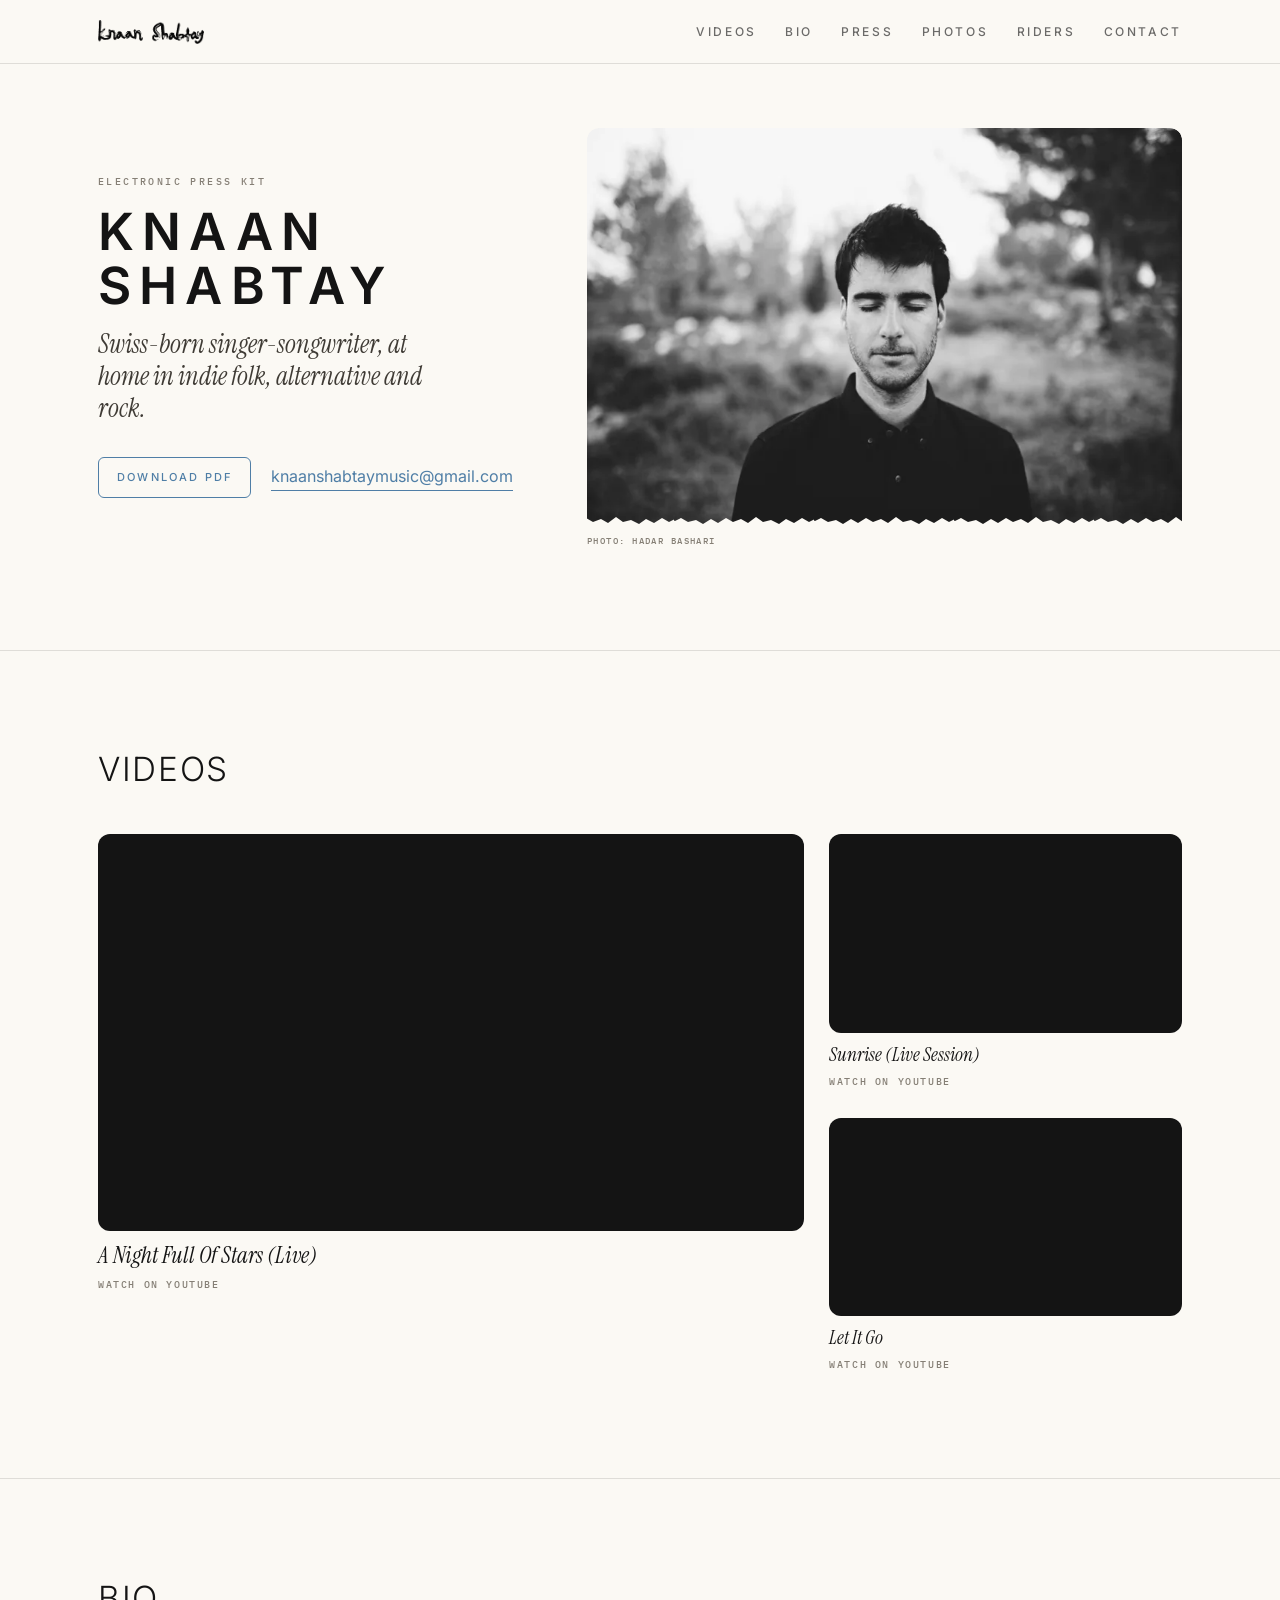
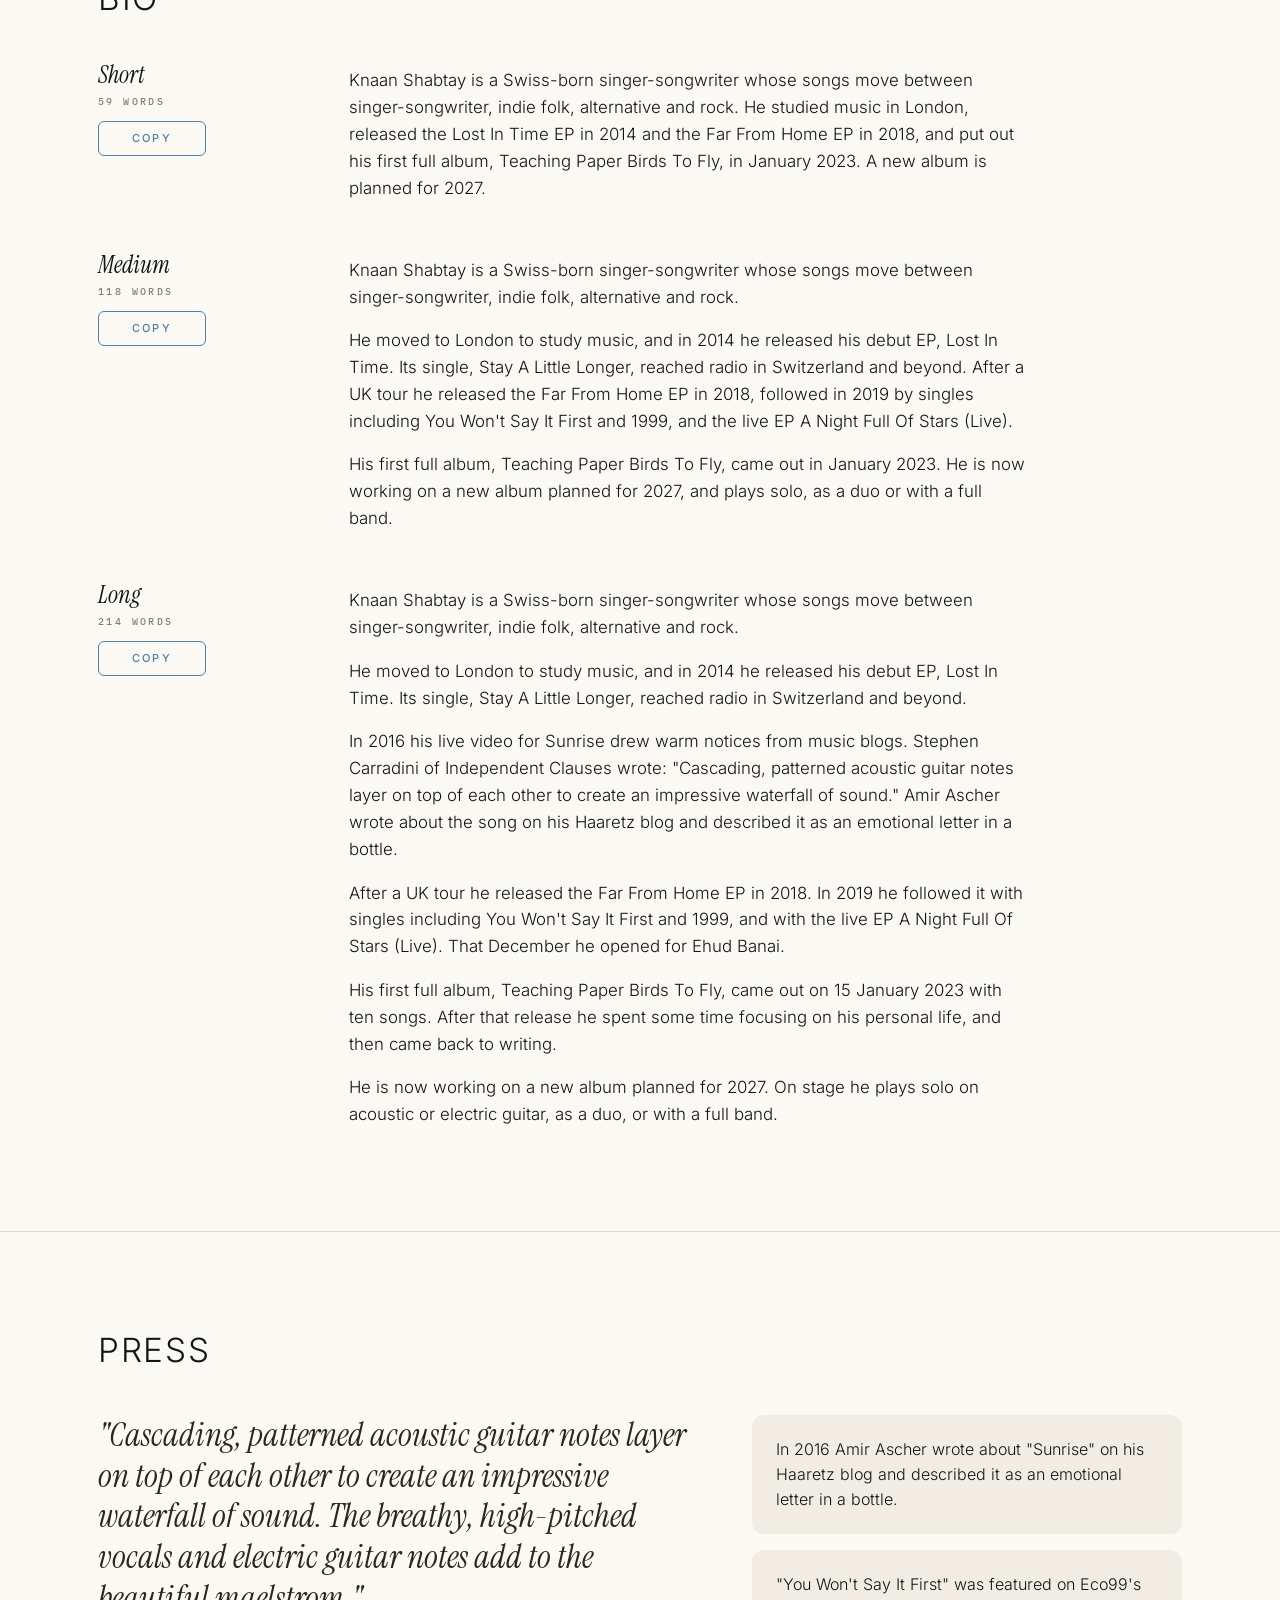
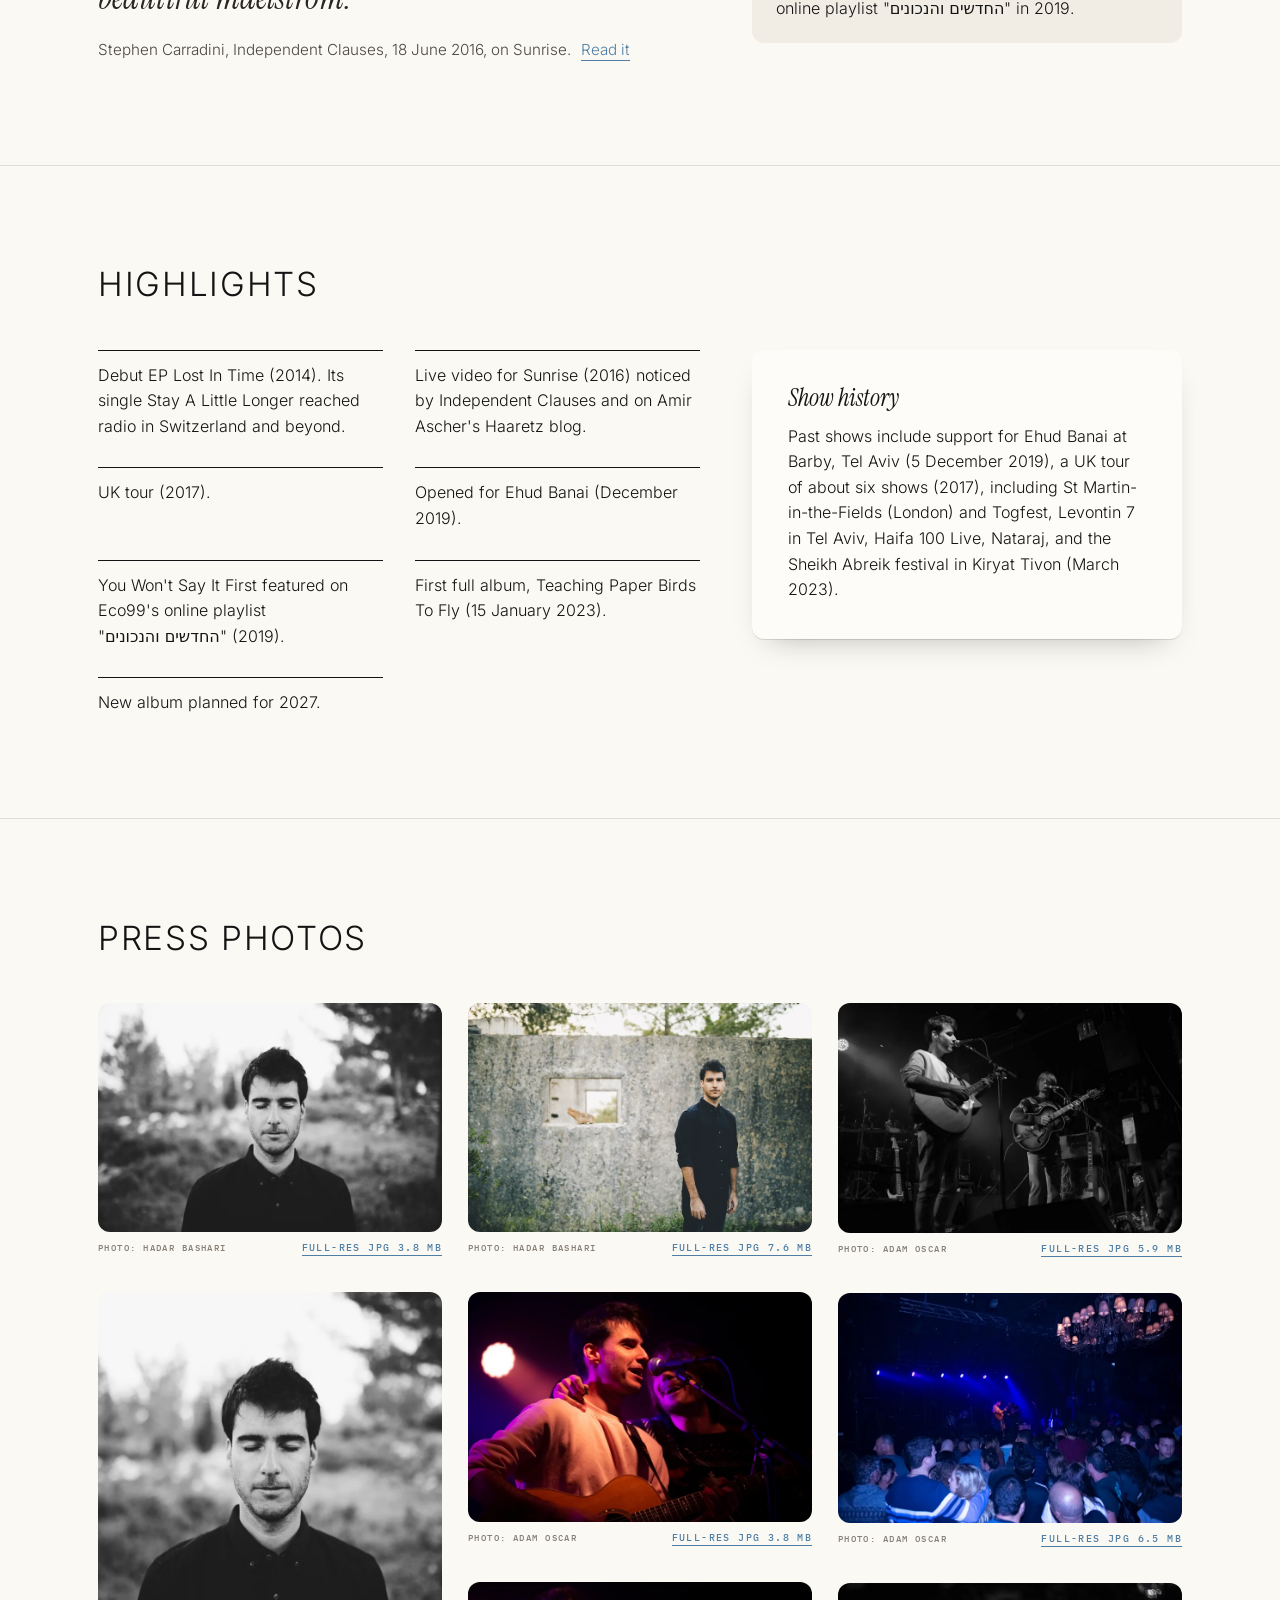
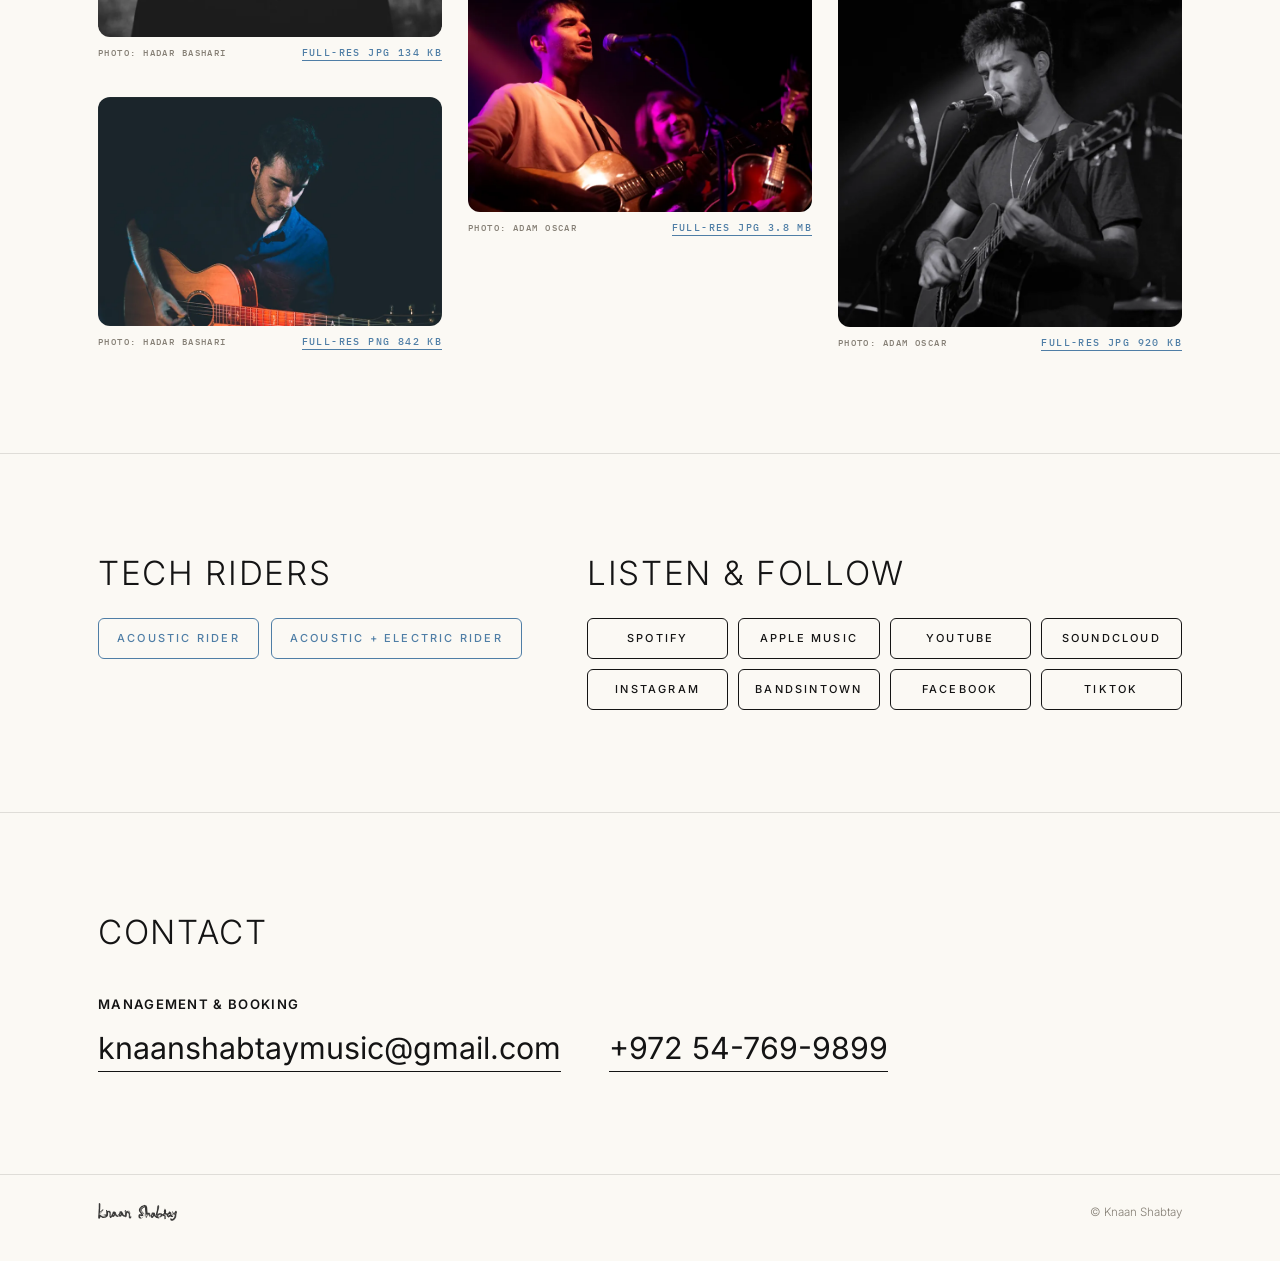
<file: epk/index.html>
<!DOCTYPE html>
<html lang="en">
<head>
<meta charset="UTF-8">
<meta name="viewport" content="width=device-width, initial-scale=1, viewport-fit=cover">
<!-- Hidden page: reachable by direct link only. Not in the menu, footer or sitemap. -->
<meta name="robots" content="noindex,nofollow">
<!-- All copy lives in build/src/epk-copy.json. Edit it there and run build/src/build.py; each block below is a data-slot. -->
<title>Knaan Shabtay | Press kit</title>
<link rel="icon" href="/favicon.ico" sizes="48x48">
<link rel="icon" href="/favicon-192.png" type="image/png" sizes="192x192">
<link rel="apple-touch-icon" href="/apple-touch-icon.png">
<link rel="preload" href="assets/fonts/Inter-var.woff2" as="font" type="font/woff2" crossorigin>
<link rel="stylesheet" href="assets/epk.css">
</head>
<body>
<header class="top"><div class="wrap">
  <a class="mark" href="/" aria-label="Knaan Shabtay home"><img src="assets/img/logo-nav.png" alt="Knaan Shabtay" width="242" height="55"></a>
  <nav aria-label="Press kit"><a href="#videos">Videos</a><a href="#bio">Bio</a><a href="#press">Press</a><a href="#photos">Photos</a><a href="#riders">Riders</a><a href="#contact">Contact</a></nav>
  <a class="pdf" href="assets/download/Knaan-Shabtay-EPK.pdf" download>PDF</a>
</div></header>
<main>
<section class="hero" aria-label="Knaan Shabtay"><div class="wrap">
  <div>
    <p class="kicker">Electronic press kit</p>
    <h1 class="name">Knaan Shabtay</h1>
    <p class="tagline" data-slot="tagline">Swiss-born singer-songwriter, at home in indie folk, alternative and rock.</p>
    <div class="acts"><a class="btn" href="assets/download/Knaan-Shabtay-EPK.pdf" download>Download PDF</a><a class="ulink" href="mailto:knaanshabtaymusic@gmail.com">knaanshabtaymusic@gmail.com</a></div>
  </div>
  <figure><img src="assets/img/press-main-1600.jpg" srcset="assets/img/press-main-800.webp 800w, assets/img/press-main-1600.webp 1600w" sizes="(max-width:900px) 92vw, 640px" width="1600" height="1067" alt="Knaan Shabtay, portrait in black and white" fetchpriority="high"><figcaption class="credit">Photo: Hadar Bashari</figcaption></figure>
</div></section>

<section id="videos" aria-labelledby="h-videos"><div class="wrap"><h2 class="h1" id="h-videos">Videos</h2><div class="vids"><div class="v"><div class="frame"><iframe src="https://www.youtube-nocookie.com/embed/Aynt3WShcuI?rel=0" title="A Night Full Of Stars (Live)" loading="lazy" allow="accelerometer; autoplay; clipboard-write; encrypted-media; gyroscope; picture-in-picture" referrerpolicy="strict-origin-when-cross-origin" allowfullscreen></iframe></div><b>A Night Full Of Stars (Live)</b><a class="watch" href="https://www.youtube.com/watch?v=Aynt3WShcuI" target="_blank" rel="noopener">Watch on YouTube</a></div><div class="v"><div class="frame"><iframe src="https://www.youtube-nocookie.com/embed/sVB3mFmFcq8?rel=0" title="Sunrise (Live Session)" loading="lazy" allow="accelerometer; autoplay; clipboard-write; encrypted-media; gyroscope; picture-in-picture" referrerpolicy="strict-origin-when-cross-origin" allowfullscreen></iframe></div><b>Sunrise (Live Session)</b><a class="watch" href="https://www.youtube.com/watch?v=sVB3mFmFcq8" target="_blank" rel="noopener">Watch on YouTube</a></div>
<!-- BEGIN LET-IT-GO BLOCK (pending Knaan; not in approved copy. Remove via epk-links.json video_let_it_go) -->
<div class="v" data-block="let-it-go"><div class="frame"><iframe src="https://www.youtube-nocookie.com/embed/gvou46aGnG8?rel=0" title="Let It Go" loading="lazy" allow="accelerometer; autoplay; clipboard-write; encrypted-media; gyroscope; picture-in-picture" referrerpolicy="strict-origin-when-cross-origin" allowfullscreen></iframe></div><b>Let It Go</b><a class="watch" href="https://www.youtube.com/watch?v=gvou46aGnG8" target="_blank" rel="noopener">Watch on YouTube</a></div>
<!-- END LET-IT-GO BLOCK -->
</div></div></section>

<section id="bio" aria-labelledby="h-bio"><div class="wrap"><h2 class="h1" id="h-bio">Bio</h2><div class="bios"><article class="bio"><header><span class="lbl">Short</span><span class="kicker">59 words</span><button class="btn copy-btn" type="button" data-copy="bio-short" aria-label="Copy short bio">Copy</button></header><div class="text" data-slot="bio-short"><p>Knaan Shabtay is a Swiss-born singer-songwriter whose songs move between singer-songwriter, indie folk, alternative and rock. He studied music in London, released the Lost In Time EP in 2014 and the Far From Home EP in 2018, and put out his first full album, Teaching Paper Birds To Fly, in January 2023. A new album is planned for 2027.</p></div></article><article class="bio"><header><span class="lbl">Medium</span><span class="kicker">118 words</span><button class="btn copy-btn" type="button" data-copy="bio-medium" aria-label="Copy medium bio">Copy</button></header><div class="text" data-slot="bio-medium"><p>Knaan Shabtay is a Swiss-born singer-songwriter whose songs move between singer-songwriter, indie folk, alternative and rock.</p><p>He moved to London to study music, and in 2014 he released his debut EP, Lost In Time. Its single, Stay A Little Longer, reached radio in Switzerland and beyond. After a UK tour he released the Far From Home EP in 2018, followed in 2019 by singles including You Won't Say It First and 1999, and the live EP A Night Full Of Stars (Live).</p><p>His first full album, Teaching Paper Birds To Fly, came out in January 2023. He is now working on a new album planned for 2027, and plays solo, as a duo or with a full band.</p></div></article><article class="bio"><header><span class="lbl">Long</span><span class="kicker">214 words</span><button class="btn copy-btn" type="button" data-copy="bio-long" aria-label="Copy long bio">Copy</button></header><div class="text" data-slot="bio-long"><p>Knaan Shabtay is a Swiss-born singer-songwriter whose songs move between singer-songwriter, indie folk, alternative and rock.</p><p>He moved to London to study music, and in 2014 he released his debut EP, Lost In Time. Its single, Stay A Little Longer, reached radio in Switzerland and beyond.</p><p>In 2016 his live video for Sunrise drew warm notices from music blogs. Stephen Carradini of Independent Clauses wrote: "Cascading, patterned acoustic guitar notes layer on top of each other to create an impressive waterfall of sound." Amir Ascher wrote about the song on his Haaretz blog and described it as an emotional letter in a bottle.</p><p>After a UK tour he released the Far From Home EP in 2018. In 2019 he followed it with singles including You Won't Say It First and 1999, and with the live EP A Night Full Of Stars (Live). That December he opened for Ehud Banai.</p><p>His first full album, Teaching Paper Birds To Fly, came out on 15 January 2023 with ten songs. After that release he spent some time focusing on his personal life, and then came back to writing.</p><p>He is now working on a new album planned for 2027. On stage he plays solo on acoustic or electric guitar, as a duo, or with a full band.</p></div></article></div><p class="sr" id="copy-status" role="status" aria-live="polite"></p></div></section>

<section id="press" aria-labelledby="h-press"><div class="wrap"><h2 class="h1" id="h-press">Press</h2>
  <div class="press">
    <figure class="q1" data-slot="quote-1"><blockquote cite="http://independentclauses.com/mid-june-mp3s-quiet-saturday/"><p>"Cascading, patterned acoustic guitar notes layer on top of each other to create an impressive waterfall of sound. The breathy, high-pitched vocals and electric guitar notes add to the beautiful maelstrom."</p></blockquote><figcaption>Stephen Carradini, Independent Clauses, 18 June 2016, on Sunrise. <a class="ulink" href="http://independentclauses.com/mid-june-mp3s-quiet-saturday/" target="_blank" rel="noopener">Read it</a></figcaption></figure>
    <div class="notes"><p class="note" data-slot="quote-2">In 2016 Amir Ascher wrote about "Sunrise" on his Haaretz blog and described it as an emotional letter in a bottle.</p><p class="note" data-slot="quote-3">"You Won't Say It First" was featured on Eco99's online playlist "<bdi lang="he">החדשים והנכונים</bdi>" in 2019.</p></div>
  </div></div></section>

<section id="highlights" aria-labelledby="h-hl"><div class="wrap"><h2 class="h1" id="h-hl">Highlights</h2>
  <div class="hl">
    <ul data-slot="highlights"><li>Debut EP Lost In Time (2014). Its single Stay A Little Longer reached radio in Switzerland and beyond.</li><li>Live video for Sunrise (2016) noticed by Independent Clauses and on Amir Ascher's Haaretz blog.</li><li>UK tour (2017).</li><li>Opened for Ehud Banai (December 2019).</li><li>You Won't Say It First featured on Eco99's online playlist "<bdi lang="he">החדשים והנכונים</bdi>" (2019).</li><li>First full album, Teaching Paper Birds To Fly (15 January 2023).</li><li>New album planned for 2027.</li></ul>
    <aside class="hist"><h3>Show history</h3><p data-slot="show-history">Past shows include support for Ehud Banai at Barby, Tel Aviv (5 December 2019), a UK tour of about six shows (2017), including St Martin-in-the-Fields (London) and Togfest, Levontin 7 in Tel Aviv, Haifa 100 Live, Nataraj, and the Sheikh Abreik festival in Kiryat Tivon (March 2023).</p></aside>
  </div></div></section>

<section id="photos" aria-labelledby="h-photos"><div class="wrap"><h2 class="h1" id="h-photos">Press photos</h2><div class="photos"><figure><picture><source type="image/webp" srcset="assets/img/press-main-800.webp 800w, assets/img/press-main-1600.webp 1600w" sizes="(max-width:600px) 92vw, (max-width:900px) 46vw, 380px"><img src="assets/img/press-main-1600.jpg" alt="Knaan Shabtay, portrait in black and white" loading="lazy" decoding="async"></picture><figcaption><span class="credit">Photo: Hadar Bashari</span><a class="dl" href="assets/download/Knaan-Shabtay-Press-1-Hadar-Bashari.jpg" download>Full-res JPG 3.8 MB</a></figcaption></figure><figure><picture><source type="image/webp" srcset="assets/img/press-square-800.webp 800w, assets/img/press-square-1600.webp 1600w" sizes="(max-width:600px) 92vw, (max-width:900px) 46vw, 380px"><img src="assets/img/press-square-1600.jpg" alt="Knaan Shabtay, square portrait in black and white" loading="lazy" decoding="async"></picture><figcaption><span class="credit">Photo: Hadar Bashari</span><a class="dl" href="assets/download/Knaan-Shabtay-Press-2-Hadar-Bashari.jpg" download>Full-res JPG 134 KB</a></figcaption></figure><figure><picture><source type="image/webp" srcset="assets/img/press-gtr-800.webp 800w, assets/img/press-gtr-1600.webp 1600w" sizes="(max-width:600px) 92vw, (max-width:900px) 46vw, 380px"><img src="assets/img/press-gtr-1600.jpg" alt="Knaan Shabtay playing acoustic guitar" loading="lazy" decoding="async"></picture><figcaption><span class="credit">Photo: Hadar Bashari</span><a class="dl" href="assets/download/Knaan-Shabtay-Press-3-Hadar-Bashari.png" download>Full-res PNG 842 KB</a></figcaption></figure><figure><picture><source type="image/webp" srcset="assets/img/portrait-wall-800.webp 800w, assets/img/portrait-wall-1600.webp 1600w" sizes="(max-width:600px) 92vw, (max-width:900px) 46vw, 380px"><img src="assets/img/portrait-wall-1600.jpg" alt="Knaan Shabtay standing in front of a weathered concrete wall" loading="lazy" decoding="async"></picture><figcaption><span class="credit">Photo: Hadar Bashari</span><a class="dl" href="assets/download/Knaan-Shabtay-Press-4-Hadar-Bashari.jpg" download>Full-res JPG 7.6 MB</a></figcaption></figure><figure><picture><source type="image/webp" srcset="assets/img/live-04-800.webp 800w, assets/img/live-04-1600.webp 1600w" sizes="(max-width:600px) 92vw, (max-width:900px) 46vw, 380px"><img src="assets/img/live-04-1600.jpg" alt="Knaan Shabtay singing on stage with his bandmate" loading="lazy" decoding="async"></picture><figcaption><span class="credit">Photo: Adam Oscar</span><a class="dl" href="assets/download/Knaan-Shabtay-Live-04-Adam-Oscar.jpg" download>Full-res JPG 3.8 MB</a></figcaption></figure><figure><picture><source type="image/webp" srcset="assets/img/live-06-800.webp 800w, assets/img/live-06-1600.webp 1600w" sizes="(max-width:600px) 92vw, (max-width:900px) 46vw, 380px"><img src="assets/img/live-06-1600.jpg" alt="Knaan Shabtay singing at the microphone with guitar" loading="lazy" decoding="async"></picture><figcaption><span class="credit">Photo: Adam Oscar</span><a class="dl" href="assets/download/Knaan-Shabtay-Live-06-Adam-Oscar.jpg" download>Full-res JPG 3.8 MB</a></figcaption></figure><figure><picture><source type="image/webp" srcset="assets/img/live-01-800.webp 800w, assets/img/live-01-1600.webp 1600w" sizes="(max-width:600px) 92vw, (max-width:900px) 46vw, 380px"><img src="assets/img/live-01-1600.jpg" alt="Knaan Shabtay performing as a duo, black and white" loading="lazy" decoding="async"></picture><figcaption><span class="credit">Photo: Adam Oscar</span><a class="dl" href="assets/download/Knaan-Shabtay-Live-01-Adam-Oscar.jpg" download>Full-res JPG 5.9 MB</a></figcaption></figure><figure><picture><source type="image/webp" srcset="assets/img/live-10-800.webp 800w, assets/img/live-10-1600.webp 1600w" sizes="(max-width:600px) 92vw, (max-width:900px) 46vw, 380px"><img src="assets/img/live-10-1600.jpg" alt="Knaan Shabtay on stage, seen from the crowd" loading="lazy" decoding="async"></picture><figcaption><span class="credit">Photo: Adam Oscar</span><a class="dl" href="assets/download/Knaan-Shabtay-Live-10-Adam-Oscar.jpg" download>Full-res JPG 6.5 MB</a></figcaption></figure><figure><picture><source type="image/webp" srcset="assets/img/live-square-800.webp 800w, assets/img/live-square-1600.webp 1600w" sizes="(max-width:600px) 92vw, (max-width:900px) 46vw, 380px"><img src="assets/img/live-square-1600.jpg" alt="Knaan Shabtay singing with acoustic guitar on stage, square, black and white" loading="lazy" decoding="async"></picture><figcaption><span class="credit">Photo: Adam Oscar</span><a class="dl" href="assets/download/Knaan-Shabtay-Live-Square-BW-Adam-Oscar.jpg" download>Full-res JPG 920 KB</a></figcaption></figure></div></div></section>

<section id="riders" aria-label="Tech riders and links"><div class="wrap duo">
  <div><h2 class="h1">Tech riders</h2><div class="riders"><a class="btn" href="assets/download/riders/Knaan-Shabtay-Tech-Rider-Acoustic.pdf" target="_blank" rel="noopener">Acoustic rider</a><a class="btn" href="assets/download/riders/Knaan-Shabtay-Tech-Rider-Acoustic-Electric.pdf" target="_blank" rel="noopener">Acoustic + electric rider</a></div></div>
  <div><h2 class="h1">Listen &amp; follow</h2><div class="listen"><a class="btn ink" href="https://open.spotify.com/artist/2lmk0RtmkwgqdylSRGUCuy" target="_blank" rel="noopener">Spotify</a><a class="btn ink" href="https://music.apple.com/il/artist/knaan-shabtay/950357713" target="_blank" rel="noopener">Apple Music</a><a class="btn ink" href="https://www.youtube.com/@KnaanShabtay" target="_blank" rel="noopener">YouTube</a><a class="btn ink" href="https://soundcloud.com/knaanshabtay" target="_blank" rel="noopener">SoundCloud</a><a class="btn ink" href="https://www.instagram.com/knaanshabtay/" target="_blank" rel="noopener">Instagram</a><a class="btn ink" href="https://www.bandsintown.com/a/2039791-knaan-shabtay" target="_blank" rel="noopener">Bandsintown</a><a class="btn ink" href="https://www.facebook.com/knaanshabtaymusic" target="_blank" rel="noopener">Facebook</a><a class="btn ink" href="https://www.tiktok.com/@knaanshabtay" target="_blank" rel="noopener">TikTok</a></div></div>
</div></section>

<section id="contact" class="contact" aria-labelledby="h-contact"><div class="wrap"><h2 class="h1" id="h-contact">Contact</h2>
  <h3>Management &amp; Booking</h3>
  <div class="lines"><a class="mail" href="mailto:knaanshabtaymusic@gmail.com">knaanshabtaymusic@gmail.com</a><a class="tel" href="tel:+972547699899">+972 54-769-9899</a></div>
</div></section>
</main>
<footer><div class="wrap"><a href="/" aria-label="Knaan Shabtay home"><img src="assets/img/logo-nav.png" alt="Knaan Shabtay" width="242" height="55"></a><small>&copy; Knaan Shabtay</small></div></footer>
<script src="assets/epk.js" defer></script>
</body>
</html>
</file>
<file: epk/assets/epk.css>
/* Knaan Shabtay EPK. Tokens copied from the live site (css/venue.css :root) so the page matches knaanshabtay.com. */
@import url(fonts.css);
*{box-sizing:border-box;margin:0;padding:0}
:root{
  --paper:#fbf9f4; --paper-2:#f1ede4; --card:#fdfcf8; --ink:#141414; --muted:#857f75; --line:rgba(20,20,20,.12); --sky:#4f7ea6;
  --sans:'Inter',system-ui,sans-serif; --serif:'Instrument Serif',Georgia,serif; --mono:'IBM Plex Mono',ui-monospace,monospace;
  --head:64px; --wrap:1180px; --pad:clamp(20px,4vw,48px);
  --tear-b:url("data:image/svg+xml;utf8,<svg xmlns='http://www.w3.org/2000/svg' width='140' height='12' viewBox='0 0 140 12'><path d='M0 0H140V6L134 9L127 5L119 10L111 6L104 11L96 7L88 9L81 4L73 10L66 6L58 9L51 5L43 10L36 6L28 11L21 7L13 9L6 5L0 8Z' fill='black'/></svg>");
}
html{background:var(--paper);scroll-behavior:smooth;scroll-padding-top:calc(var(--head) + 16px)}
body{background:var(--paper);color:var(--ink);font:300 16px/1.6 var(--sans);-webkit-font-smoothing:antialiased}
a{color:inherit;text-decoration:none}
button{font:inherit;color:inherit;background:none;border:0;cursor:pointer}
img{display:block;max-width:100%;height:auto}
:focus-visible{outline:2px solid var(--sky);outline-offset:3px}
bdi[lang=he]{white-space:nowrap;font-family:var(--sans),'Heebo','IBM Plex Sans Hebrew',Arial,sans-serif}
.kicker{font:500 10px/1 var(--mono);letter-spacing:.24em;text-transform:uppercase;color:var(--muted)}
.h1{font-weight:300;letter-spacing:.05em;text-transform:uppercase;line-height:1;font-size:clamp(1.8rem,2.6vw,2.6rem)}
.wrap{max-width:var(--wrap);margin:0 auto;padding:0 var(--pad)}
.ulink{color:var(--sky);border-bottom:1px solid currentColor;padding-bottom:1px}
.ulink:hover{color:var(--ink)}

/* header: same bar as the site (64px, paper, hairline), wordmark back to home */
.top{position:sticky;top:0;z-index:50;height:var(--head);background:var(--paper);border-bottom:1px solid var(--line)}
.top .wrap{height:100%;display:flex;align-items:center;justify-content:space-between;gap:24px}
.top .mark img{height:24px;width:auto;filter:invert(1)}
.top nav{display:flex;gap:clamp(1rem,2.2vw,2.2rem);font:500 12px/1 var(--sans);letter-spacing:.22em;text-transform:uppercase}
.top nav a{opacity:.62;padding:.45rem 0}
.top nav a:hover{opacity:1}
.top .pdf{display:none;font:500 11px/1 var(--sans);letter-spacing:.2em;text-transform:uppercase;color:var(--sky)}

/* buttons: the site's outlined sky button, 6px radius like its form controls */
.btn{display:inline-flex;align-items:center;justify-content:center;gap:8px;border:1.5px solid var(--sky);color:var(--sky);font:500 11px/1 var(--sans);letter-spacing:.2em;text-transform:uppercase;padding:14px 18px;border-radius:6px;white-space:nowrap;transition:background .2s,color .2s,transform .1s}
.btn:hover{background:var(--sky);color:var(--paper)}
.btn:active{transform:translateY(1px)}
.btn.ink{border-color:var(--ink);color:var(--ink)}
.btn.ink:hover{background:var(--ink);color:var(--paper)}

section{padding:clamp(64px,8vw,112px) 0;border-top:1px solid var(--line)}
section > .wrap > .h1{margin-bottom:clamp(28px,4vw,48px)}

/* 1 hero */
.hero{border-top:0;padding-top:clamp(32px,5vw,72px)}
.hero .wrap{display:grid;grid-template-columns:minmax(0,5fr) minmax(0,7fr);gap:clamp(28px,5vw,72px);align-items:center}
.hero .name{font:600 clamp(2rem,4vw,3.4rem)/1.05 var(--sans);letter-spacing:.16em;text-transform:uppercase;margin-top:18px}
.hero .tagline{font:italic 400 clamp(1.35rem,2vw,1.75rem)/1.25 var(--serif);color:#3f3b35;margin-top:16px;max-width:30ch}
.hero .acts{display:flex;flex-wrap:wrap;gap:12px 20px;align-items:center;margin-top:32px}
.hero .acts .ulink{font-weight:400}
.hero figure{position:relative}
.hero figure img{width:100%;aspect-ratio:3/2;object-fit:cover;border-radius:12px 12px 0 0;
  -webkit-mask:linear-gradient(#000 0 0) top/100% calc(100% - 12px) no-repeat,var(--tear-b) bottom/140px 12px repeat-x;mask:linear-gradient(#000 0 0) top/100% calc(100% - 12px) no-repeat,var(--tear-b) bottom/140px 12px repeat-x}
.credit{font:500 9px/1.4 var(--mono);letter-spacing:.16em;text-transform:uppercase;color:var(--muted);margin-top:10px}

/* 2 videos: one large, two stacked */
.vids{display:grid;grid-template-columns:2fr 1fr;gap:clamp(16px,2vw,28px)}
.vids .v:first-child{grid-row:span 2}
.frame{position:relative;aspect-ratio:16/9;background:var(--ink);border-radius:12px;overflow:hidden}
.frame iframe{position:absolute;inset:0;width:100%;height:100%;border:0}
.v b{display:block;font:italic 400 1.2rem/1.25 var(--serif);margin-top:10px}
.v:first-child b{font-size:1.45rem}
.v .watch{font:500 10px/1 var(--mono);letter-spacing:.16em;text-transform:uppercase;color:var(--muted);margin-top:6px;display:inline-block}
.v .watch:hover{color:var(--sky)}

/* 3 bios */
.bios{display:grid;gap:clamp(36px,4vw,56px)}
.bio{display:grid;grid-template-columns:200px minmax(0,1fr);gap:16px clamp(24px,4vw,64px)}
.bio header{display:flex;flex-direction:column;align-items:flex-start;gap:14px}
.bio header .lbl{font:italic 400 1.5rem/1 var(--serif)}
.bio header .kicker{margin-top:-4px}
.bio .text{max-width:68ch;display:grid;gap:1em;font-size:1.05rem;padding-top:4px}
.copy-btn{min-width:108px;padding:11px 16px}
.copy-btn.done{background:var(--sky);color:var(--paper)}

/* 4 press */
.press{display:grid;grid-template-columns:minmax(0,7fr) minmax(0,5fr);gap:clamp(28px,4vw,56px);align-items:start}
.q1 blockquote{font:italic 400 clamp(1.6rem,2.6vw,2.3rem)/1.22 var(--serif);color:#2a2723}
.q1 figcaption{margin-top:20px;font-size:.95rem;color:#4a463f}
.q1 figcaption a{margin-left:6px}
.notes{display:grid;gap:16px}
.note{background:var(--paper-2);border-radius:12px;padding:22px 24px;font-size:1rem;line-height:1.55}

/* 5 highlights + show history */
.hl{display:grid;grid-template-columns:minmax(0,7fr) minmax(0,5fr);gap:clamp(28px,4vw,56px);align-items:start}
.hl ul{list-style:none;display:grid;grid-template-columns:1fr 1fr;gap:28px 32px}
.hl li{border-top:1.5px solid var(--ink);padding-top:12px;font-size:1rem}
.hist{background:var(--card);border-radius:12px;padding:clamp(24px,3vw,36px);box-shadow:0 1px 0 var(--line),0 14px 30px -18px rgba(20,20,20,.35)}
.hist h3{font:italic 400 1.5rem/1 var(--serif);margin-bottom:14px}
.hist p{font-size:1rem}

/* 6 photos */
.photos{columns:3;column-gap:clamp(16px,2vw,28px)}
.photos figure{break-inside:avoid;margin-bottom:clamp(24px,3vw,36px)}
.photos img{width:100%;border-radius:12px;background:var(--paper-2)}
.photos figcaption{display:flex;justify-content:space-between;align-items:baseline;gap:12px;margin-top:10px}
.photos .credit{margin:0}
.photos .dl{font:500 10px/1 var(--mono);letter-spacing:.14em;text-transform:uppercase;color:var(--sky);border-bottom:1px solid currentColor;padding-bottom:2px;white-space:nowrap}

/* 7 + 8 riders and listen */
.duo{display:grid;grid-template-columns:minmax(0,5fr) minmax(0,7fr);gap:clamp(40px,5vw,72px)}
.duo .h1{margin-bottom:28px}
.riders{display:flex;flex-wrap:wrap;gap:12px}
.listen{display:grid;grid-template-columns:repeat(4,minmax(0,1fr));gap:10px}
.listen .btn{padding:14px 10px}

/* 9 contact */
.contact h3{font:600 .82rem/1.15 var(--sans);letter-spacing:.1em;text-transform:uppercase;margin-bottom:18px}
.contact .lines{display:flex;flex-wrap:wrap;gap:18px 48px;align-items:baseline}
.contact .mail,.contact .tel{font:400 clamp(1.25rem,2.4vw,1.9rem)/1.2 var(--sans);border-bottom:1.5px solid var(--ink);padding-bottom:4px;word-break:break-word}
.contact .mail:hover,.contact .tel:hover{color:var(--sky);border-color:var(--sky)}

footer{border-top:1px solid var(--line);padding:28px 0 40px}
footer .wrap{display:flex;justify-content:space-between;align-items:center;gap:16px}
footer img{height:18px;width:auto;filter:invert(1);opacity:.8}
footer small{font-size:.72rem;color:var(--muted)}

@media (max-width:900px){
  .top nav{display:none}
  .top .pdf{display:inline-block}
  .hero .wrap,.press,.hl,.duo{grid-template-columns:1fr}
  .hero figure{order:-1}
  .vids{grid-template-columns:1fr}
  .vids .v:first-child{grid-row:auto}
  .bio{grid-template-columns:1fr}
  .bio header{flex-direction:row;align-items:center;justify-content:space-between}
  .bio header .kicker{display:none}
  .photos{columns:2}
}
@media (max-width:600px){
  .hl ul{grid-template-columns:1fr}
  .photos{columns:1}
  .listen{grid-template-columns:repeat(2,minmax(0,1fr))}
  .hero .acts .btn{flex:1}
  footer .wrap{flex-direction:column;align-items:flex-start}
}
@media (prefers-reduced-motion:reduce){html{scroll-behavior:auto}.btn{transition:none}}
</file>
